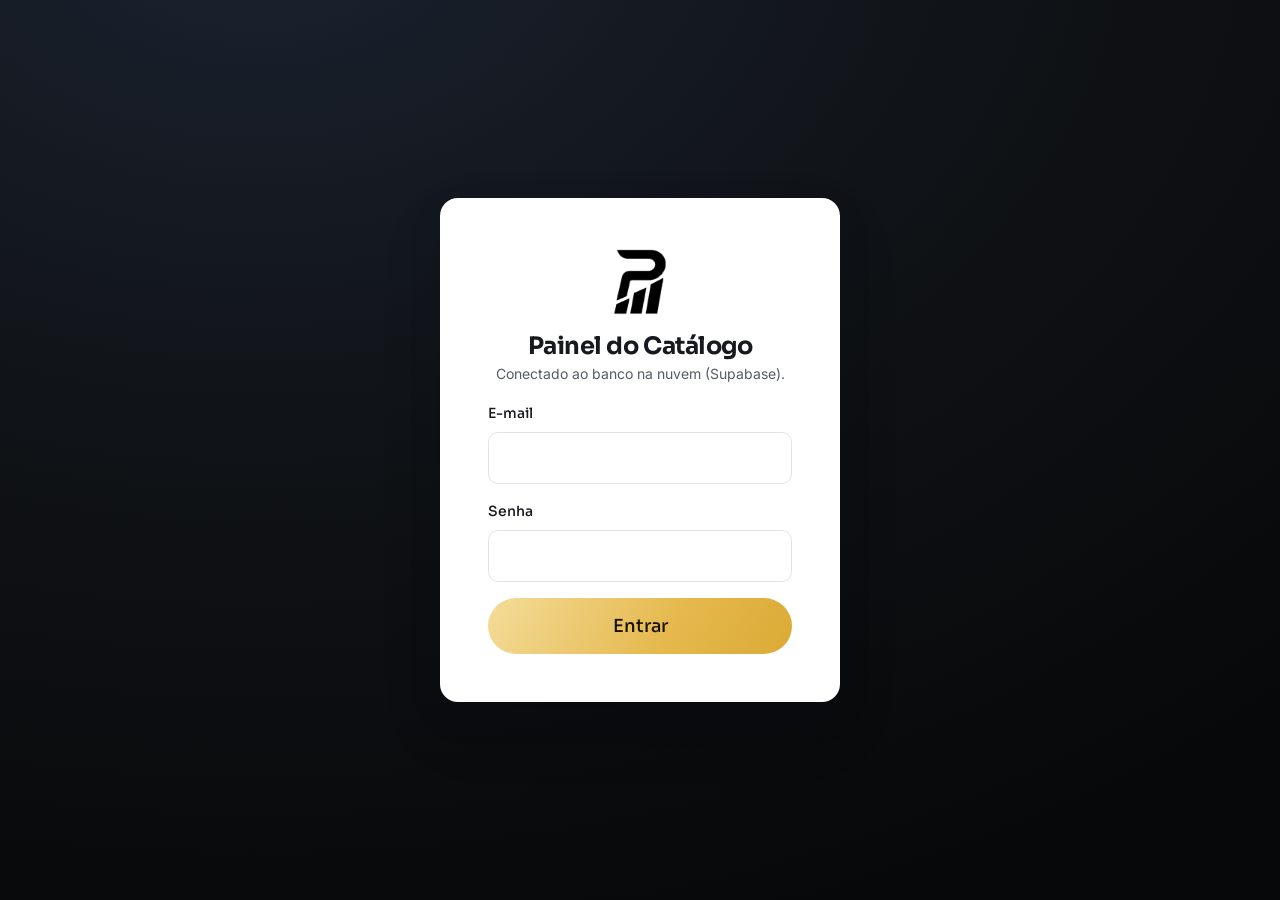
<file: admin.html>
<!DOCTYPE html>
<html lang="pt-BR">
  <head>
    <meta charset="UTF-8" />
    <meta name="viewport" content="width=device-width, initial-scale=1" />
    <meta name="robots" content="noindex, nofollow" />
    <title>Painel do Catálogo | Podium Premiações</title>
    <link rel="icon" href="assets/favicon/favicon.ico" sizes="any" />

    <link rel="preconnect" href="https://fonts.googleapis.com" />
    <link rel="preconnect" href="https://fonts.gstatic.com" crossorigin />
    <link
      href="https://fonts.googleapis.com/css2?family=Sora:wght@500;600;700;800&family=Inter:wght@400;500;600&display=swap"
      rel="stylesheet"
    />

    <link rel="stylesheet" href="css/reset.css" />
    <link rel="stylesheet" href="css/tokens.css" />
    <link rel="stylesheet" href="css/base.css" />
    <link rel="stylesheet" href="css/components.css" />
    <link rel="stylesheet" href="css/admin.css" />

    <script type="module" src="js/admin.js"></script>
  </head>
  <body class="admin">
    <!-- ===== Tela de login ===== -->
    <div class="admin-login" id="admin-login">
      <form class="admin-login__card" id="login-form">
        <img
          src="assets/img/logo/podium-monograma-black.png"
          alt="Podium Premiações"
          width="192"
          height="192"
        />
        <h1>Painel do Catálogo</h1>
        <p class="admin-login__mode" id="login-mode"></p>
        <div class="field">
          <label class="field__label" for="login-email">E-mail</label>
          <input id="login-email" name="email" type="email" autocomplete="username" />
        </div>
        <div class="field">
          <label class="field__label" for="login-pass">Senha</label>
          <input
            id="login-pass"
            name="password"
            type="password"
            autocomplete="current-password"
            required
          />
        </div>
        <p class="admin-login__error" id="login-error" role="alert" hidden></p>
        <button class="btn btn--gold btn--lg" type="submit" id="login-btn">Entrar</button>
      </form>
    </div>

    <!-- ===== Painel ===== -->
    <div class="admin-app" id="admin-app" hidden>
      <header class="admin-header">
        <div class="admin-header__brand">
          <img src="assets/img/logo/podium-monograma-black.png" alt="" width="192" height="192" />
          <div>
            <strong>Painel do Catálogo</strong>
            <span class="admin-badge" id="admin-mode"></span>
          </div>
        </div>
        <div class="admin-header__actions">
          <a class="btn btn--outline" href="index.html" target="_blank" rel="noopener">Ver site</a>
          <button class="btn btn--ghost" id="logout-btn" type="button">Sair</button>
        </div>
      </header>

      <main class="admin-main">
        <div class="admin-toolbar">
          <div>
            <h2>Troféus</h2>
            <p class="admin-count" id="admin-count"></p>
          </div>
          <div class="admin-toolbar__actions">
            <select class="admin-filter" id="admin-filter" aria-label="Filtrar por modalidade">
              <option value="todos">Todas as modalidades</option>
            </select>
            <button class="btn btn--outline" id="add-cat-btn" type="button">
              <svg
                viewBox="0 0 24 24"
                width="18"
                height="18"
                fill="none"
                stroke="currentColor"
                stroke-width="2"
              >
                <path d="M12 5v14M5 12h14" stroke-linecap="round" />
              </svg>
              Nova modalidade
            </button>
            <button class="btn btn--gold" id="add-btn" type="button">
              <svg
                viewBox="0 0 24 24"
                width="18"
                height="18"
                fill="none"
                stroke="currentColor"
                stroke-width="2"
              >
                <path d="M12 5v14M5 12h14" stroke-linecap="round" />
              </svg>
              Adicionar troféu
            </button>
          </div>
        </div>

        <div class="admin-grid" id="admin-grid" aria-live="polite"></div>
        <p class="admin-empty" id="admin-empty" hidden>Nenhum troféu nesta modalidade.</p>
      </main>
    </div>

    <!-- ===== Modal de adicionar/editar ===== -->
    <div class="admin-modal" id="product-form-modal" aria-hidden="true">
      <div class="admin-modal__backdrop" data-close></div>
      <form
        class="admin-modal__card"
        id="product-form"
        role="dialog"
        aria-modal="true"
        aria-labelledby="pf-title"
      >
        <button class="admin-modal__close" type="button" aria-label="Fechar" data-close>
          <svg viewBox="0 0 24 24" fill="none" stroke="currentColor" stroke-width="2">
            <path d="M6 6l12 12M18 6L6 18" stroke-linecap="round" />
          </svg>
        </button>
        <h2 id="pf-title">Adicionar troféu</h2>

        <input type="hidden" name="id" id="pf-id" />

        <div class="field">
          <label class="field__label" for="pf-image">Foto do troféu</label>
          <div class="admin-upload">
            <div class="admin-upload__preview" id="pf-preview">
              <span>Sem imagem</span>
            </div>
            <div class="admin-upload__actions">
              <input type="file" id="pf-image" accept="image/*" hidden />
              <button type="button" class="btn btn--outline" id="pf-image-btn">
                Anexar imagem
              </button>
              <button type="button" class="btn btn--ghost" id="pf-image-clear" hidden>
                Remover
              </button>
              <p class="admin-hint">
                JPG, PNG ou WebP, de preferência com fundo branco. É redimensionada
                automaticamente.
              </p>
            </div>
          </div>
        </div>

        <div class="field">
          <label class="field__label" for="pf-name">
            Nome do troféu <span class="field__req">*</span>
          </label>
          <input id="pf-name" name="name" type="text" required />
        </div>


        <div class="field">
          <span class="field__label">Modalidades <span class="field__req">*</span></span>
          <div
            class="admin-modalidades"
            id="pf-categorias"
            role="group"
            aria-label="Modalidades"
          ></div>
          <p class="admin-hint">
            Marque uma ou mais. O troféu aparece no filtro de todas as marcadas, e a
            primeira delas vira o selo mostrado sobre a foto no site.
          </p>
        </div>


        <div class="field">
          <label class="field__label" for="pf-description">Descrição</label>
          <textarea id="pf-description" name="description" rows="4"></textarea>
        </div>

        <div class="field">
          <span class="field__label">Acabamentos disponíveis</span>
          <div class="color-selected" id="pf-colors-selected" aria-live="polite"></div>
          <p class="admin-hint">Clique nas cores da paleta para adicionar ou remover:</p>
          <div
            class="color-palette"
            id="pf-colors-palette"
            role="group"
            aria-label="Paleta de acabamentos"
          ></div>
          <div class="color-custom">
            <input
              type="color"
              id="pf-color-val"
              value="#c9cbcc"
              aria-label="Escolher cor personalizada"
            />
            <input type="text" id="pf-color-name" placeholder="Nome do acabamento" />
            <button type="button" class="btn btn--outline" id="pf-color-add">Adicionar</button>
          </div>
        </div>

        <label class="admin-check">
          <input type="checkbox" id="pf-featured" name="featured" />
          <span>Marcar como destaque</span>
        </label>

        <p class="admin-modal__error" id="pf-error" role="alert" hidden></p>

        <div class="admin-modal__foot">
          <button type="button" class="btn btn--outline" data-close>Cancelar</button>
          <button type="submit" class="btn btn--gold" id="pf-save">Salvar troféu</button>
        </div>
      </form>
    </div>

    <!-- ===== Nova modalidade ===== -->
    <div class="admin-modal admin-modal--sm" id="category-modal" aria-hidden="true">
      <div class="admin-modal__backdrop" data-close-cat></div>
      <form
        class="admin-modal__card"
        id="category-form"
        role="dialog"
        aria-modal="true"
        aria-labelledby="cf-title"
      >
        <button class="admin-modal__close" type="button" aria-label="Fechar" data-close-cat>
          <svg viewBox="0 0 24 24" fill="none" stroke="currentColor" stroke-width="2">
            <path d="M6 6l12 12M18 6L6 18" stroke-linecap="round" />
          </svg>
        </button>
        <h2 id="cf-title">Nova modalidade</h2>

        <div class="field">
          <label class="field__label" for="cf-name">
            Nome da modalidade <span class="field__req">*</span>
          </label>
          <input
            id="cf-name"
            name="nome"
            type="text"
            maxlength="40"
            autocomplete="off"
            placeholder="Ex.: Basquete"
            required
          />
          <p class="admin-hint">
            Aparece no filtro do catálogo, no formulário de orçamento e nas caixas de
            modalidade dos troféus.
          </p>
        </div>

        <div class="field">
          <span class="field__label">Já cadastradas</span>
          <ul class="admin-cat-list" id="cf-list"></ul>
        </div>

        <p class="admin-modal__error" id="cf-error" role="alert" hidden></p>

        <div class="admin-modal__foot">
          <button type="button" class="btn btn--outline" data-close-cat>Cancelar</button>
          <button type="submit" class="btn btn--gold" id="cf-save">Criar modalidade</button>
        </div>
      </form>
    </div>

    <!-- ===== Confirmação de exclusão ===== -->
    <div class="admin-modal admin-modal--sm" id="delete-modal" aria-hidden="true">
      <div class="admin-modal__backdrop" data-close-del></div>
      <div
        class="admin-modal__card"
        role="alertdialog"
        aria-modal="true"
        aria-labelledby="del-title"
      >
        <h2 id="del-title">Excluir troféu</h2>
        <p id="del-text">
          Tem certeza que deseja excluir este troféu? Esta ação não pode ser desfeita.
        </p>
        <div class="admin-modal__foot">
          <button type="button" class="btn btn--outline" data-close-del>Cancelar</button>
          <button type="button" class="btn btn--danger" id="del-confirm">Excluir</button>
        </div>
      </div>
    </div>

    <div class="admin-toast" id="admin-toast" role="status" aria-live="polite" hidden></div>
  </body>
</html>
</file>
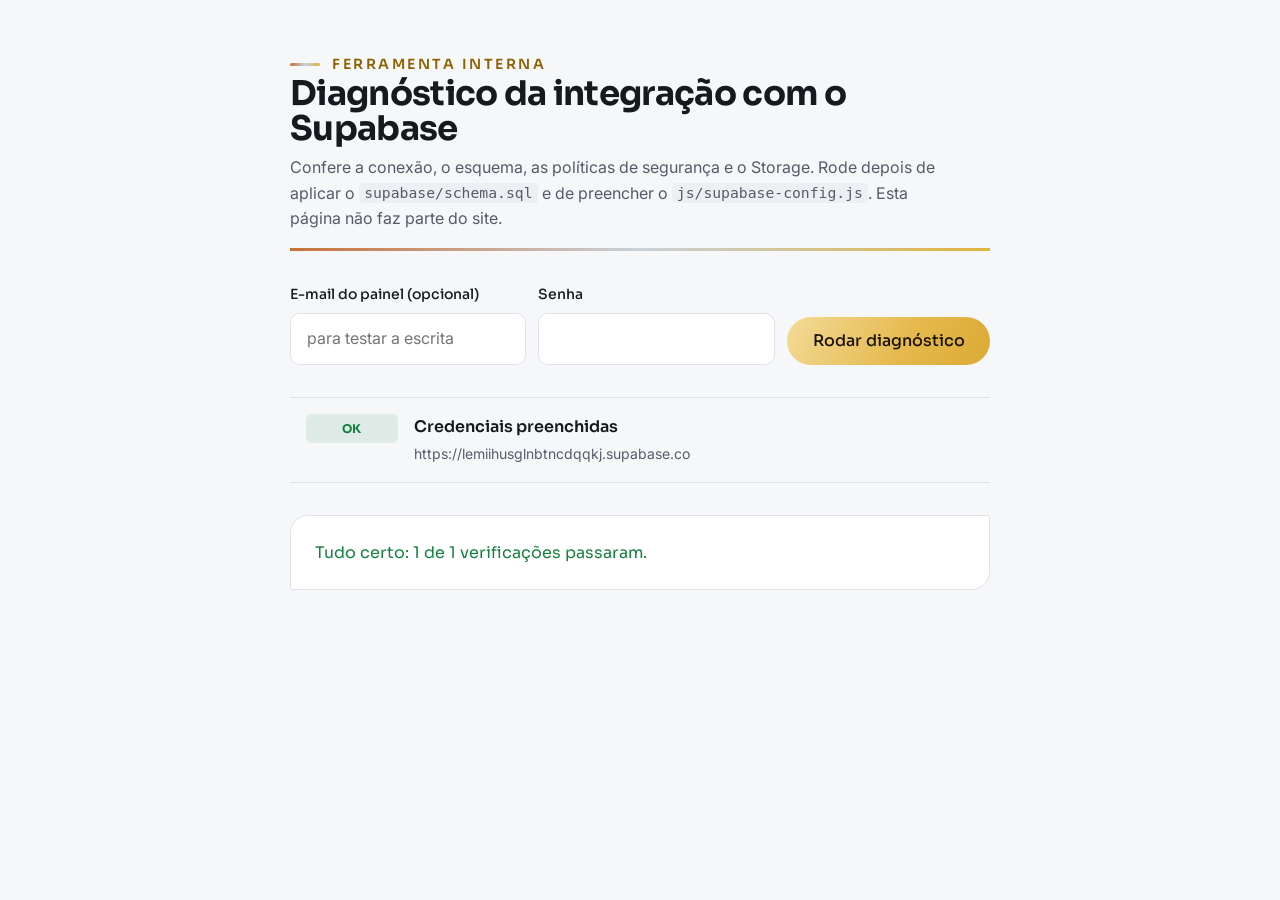
<file: supabase/diagnostico.html>
<!DOCTYPE html>
<html lang="pt-BR">
  <head>
    <meta charset="UTF-8" />
    <meta name="viewport" content="width=device-width, initial-scale=1" />
    <meta name="robots" content="noindex, nofollow" />
    <title>Diagnóstico do Supabase | Podium Premiações</title>
    <link rel="icon" href="../assets/favicon/favicon.ico" sizes="any" />

    <link rel="preconnect" href="https://fonts.googleapis.com" />
    <link rel="preconnect" href="https://fonts.gstatic.com" crossorigin />
    <link
      href="https://fonts.googleapis.com/css2?family=Sora:wght@500;600;700&family=Inter:wght@400;500;600&display=swap"
      rel="stylesheet"
    />

    <link rel="stylesheet" href="../css/reset.css" />
    <link rel="stylesheet" href="../css/tokens.css" />
    <link rel="stylesheet" href="../css/base.css" />
    <link rel="stylesheet" href="../css/components.css" />

    <style>
      body {
        background: var(--bg-alt);
        color: var(--text);
      }
      .diag {
        max-width: 780px;
        margin-inline: auto;
        padding: var(--sp-7) var(--gutter) var(--sp-9);
      }
      .diag__head {
        border-bottom: 3px solid transparent;
        border-image: var(--grad-podium) 1;
        padding-bottom: var(--sp-4);
        margin-bottom: var(--sp-6);
      }
      .diag h1 {
        font-size: var(--fs-xl);
      }
      .diag__lead {
        color: var(--text-muted);
        margin-top: var(--sp-2);
      }
      .diag__acoes {
        display: flex;
        flex-wrap: wrap;
        gap: var(--sp-3);
        align-items: flex-end;
        margin-bottom: var(--sp-6);
      }
      .diag__acoes .field {
        flex: 1 1 220px;
      }
      .check {
        display: grid;
        grid-template-columns: 92px 1fr;
        gap: var(--sp-4);
        align-items: start;
        padding: var(--sp-4);
        border-bottom: 1px solid var(--border);
      }
      .check:first-child {
        border-top: 1px solid var(--border);
      }
      .check__tag {
        font-family: var(--font-display);
        font-size: var(--fs-xs);
        font-weight: var(--fw-bold);
        letter-spacing: 0.08em;
        text-transform: uppercase;
        padding: 0.3rem 0.5rem;
        border-radius: var(--r-sm);
        text-align: center;
      }
      .check--ok .check__tag {
        color: var(--success);
        background: rgba(21, 128, 61, 0.1);
      }
      .check--erro .check__tag {
        color: var(--danger);
        background: rgba(220, 38, 38, 0.1);
      }
      .check--alerta .check__tag {
        color: var(--gold-cta);
        background: var(--wash-gold);
      }
      .check--rodando .check__tag {
        color: var(--text-muted);
        background: var(--paper-100);
      }
      .check__nome {
        font-family: var(--font-display);
        font-weight: var(--fw-semibold);
      }
      .check__detalhe {
        font-size: var(--fs-sm);
        color: var(--text-muted);
        margin-top: var(--sp-1);
        white-space: pre-wrap;
        word-break: break-word;
      }
      .check__dica {
        font-size: var(--fs-sm);
        margin-top: var(--sp-2);
        padding: var(--sp-3);
        border-left: 3px solid var(--sport);
        background: var(--sport-soft);
        border-radius: 0 var(--r-sm) var(--r-sm) 0;
      }
      .resumo {
        margin-top: var(--sp-6);
        padding: var(--sp-5);
        border-radius: var(--r-plate);
        background: var(--surface);
        border: 1px solid var(--border);
        font-family: var(--font-display);
      }
      code {
        font-family: ui-monospace, SFMono-Regular, Menlo, monospace;
        font-size: 0.92em;
        background: var(--paper-100);
        padding: 0.1em 0.35em;
        border-radius: 4px;
      }
    </style>
  </head>
  <body>
    <main class="diag">
      <div class="diag__head">
        <span class="eyebrow">Ferramenta interna</span>
        <h1>Diagnóstico da integração com o Supabase</h1>
        <p class="diag__lead">
          Confere a conexão, o esquema, as políticas de segurança e o Storage. Rode depois de
          aplicar o <code>supabase/schema.sql</code> e de preencher o
          <code>js/supabase-config.js</code>. Esta página não faz parte do site.
        </p>
      </div>

      <div class="diag__acoes">
        <div class="field">
          <label class="field__label" for="email">E-mail do painel (opcional)</label>
          <input id="email" type="email" autocomplete="username" placeholder="para testar a escrita" />
        </div>
        <div class="field">
          <label class="field__label" for="senha">Senha</label>
          <input id="senha" type="password" autocomplete="current-password" />
        </div>
        <button class="btn btn--gold" id="rodar" type="button">Rodar diagnóstico</button>
      </div>

      <div id="lista"></div>
      <div class="resumo" id="resumo" hidden></div>
    </main>

    <script type="module">
      import {
        SUPABASE_URL,
        SUPABASE_ANON_KEY,
        IMAGE_BUCKET,
        isSupabaseConfigured,
      } from '../js/supabase-config.js';

      const lista = document.getElementById('lista');
      const resumo = document.getElementById('resumo');
      const btn = document.getElementById('rodar');

      const COLUNAS = [
        'id', 'nome', 'categoria', 'descricao', 'preco',
        'imagem_url', 'destaque', 'cores', 'specs', 'criado_em',
      ];

      let contagem = { ok: 0, erro: 0, alerta: 0 };

      function bloco(nome) {
        const el = document.createElement('div');
        el.className = 'check check--rodando';
        el.innerHTML = `
          <span class="check__tag">rodando</span>
          <div>
            <div class="check__nome"></div>
            <div class="check__detalhe"></div>
          </div>`;
        el.querySelector('.check__nome').textContent = nome;
        lista.appendChild(el);
        return {
          resolve(estado, detalhe, dica) {
            el.className = 'check check--' + estado;
            el.querySelector('.check__tag').textContent =
              estado === 'ok' ? 'ok' : estado === 'erro' ? 'falhou' : 'atenção';
            el.querySelector('.check__detalhe').textContent = detalhe || '';
            if (dica) {
              const d = document.createElement('div');
              d.className = 'check__dica';
              d.innerHTML = dica;
              el.lastElementChild.appendChild(d);
            }
            contagem[estado] += 1;
          },
        };
      }

      async function etapa(nome, fn) {
        const b = bloco(nome);
        try {
          const r = await fn();
          b.resolve(r.estado || 'ok', r.detalhe, r.dica);
          return r;
        } catch (e) {
          b.resolve('erro', e && e.message ? e.message : String(e));
          return { estado: 'erro' };
        }
      }

      async function rodar() {
        lista.innerHTML = '';
        resumo.hidden = true;
        contagem = { ok: 0, erro: 0, alerta: 0 };
        btn.disabled = true;
        btn.textContent = 'Rodando';

        try {
          // ---- 1. Configuração ----
          const cfg = await etapa('Credenciais preenchidas', async () => {
            if (!isSupabaseConfigured()) {
              return {
                estado: 'erro',
                detalhe: 'SUPABASE_URL ou SUPABASE_ANON_KEY estão vazios.',
                dica:
                  'Preencha <code>js/supabase-config.js</code> com o Project URL e a chave anon public, ' +
                  'que ficam em Project Settings &gt; API.',
              };
            }
            if (!/^https:\/\/[a-z0-9-]+\.supabase\.co\/?$/.test(SUPABASE_URL)) {
              return {
                estado: 'alerta',
                detalhe: 'URL fora do padrão: ' + SUPABASE_URL,
                dica: 'O esperado é algo como <code>https://xxxxxxxx.supabase.co</code>, sem barra no fim.',
              };
            }
            if (/service_role/.test(SUPABASE_ANON_KEY)) {
              return {
                estado: 'erro',
                detalhe: 'A chave colada parece ser a service_role.',
                dica:
                  'A service_role IGNORA o RLS e daria escrita total para qualquer visitante. ' +
                  'Troque pela chave <strong>anon public</strong> e rotacione a service_role.',
              };
            }
            return { detalhe: SUPABASE_URL };
          });
          if (cfg.estado === 'erro') return;

          // ---- 2. Biblioteca ----
          const { createClient } = await import('https://esm.sh/@supabase/supabase-js@2.45.4');
          const anon = createClient(SUPABASE_URL, SUPABASE_ANON_KEY);
          await etapa('Biblioteca @supabase/supabase-js carregada', async () => ({
            detalhe: 'Import dinâmico do esm.sh, versão fixada em 2.45.4.',
          }));

          // ---- 3. Leitura pública ----
          const leitura = await etapa('Leitura pública da tabela produtos', async () => {
            const { data, error } = await anon.from('produtos').select('id').limit(1);
            if (error) {
              return {
                estado: 'erro',
                detalhe: `${error.message} (código ${error.code || 'sem código'})`,
                dica:
                  error.code === '42P01'
                    ? 'A tabela não existe. Rode o <code>supabase/schema.sql</code> no SQL Editor.'
                    : error.code === '42501'
                      ? 'Falta o GRANT para o papel <code>anon</code>. Acontece quando o projeto foi ' +
                        'criado com "Automatically expose new tables" desligado. A seção 4b do ' +
                        '<code>supabase/schema.sql</code> resolve: rode o arquivo de novo.'
                      : 'Confira se a policy <code>produtos_select_public</code> foi criada.',
              };
            }
            return { detalhe: `Tabela acessível. ${data.length} linha(s) na amostra.` };
          });
          if (leitura.estado === 'erro') return;

          // ---- 4. Colunas ----
          await etapa('Todas as colunas esperadas existem', async () => {
            const faltando = [];
            for (const col of COLUNAS) {
              const { error } = await anon.from('produtos').select(col).limit(1);
              if (error) faltando.push(col);
            }
            if (faltando.length) {
              return {
                estado: 'erro',
                detalhe: 'Faltando: ' + faltando.join(', '),
                dica:
                  'Rode o <code>supabase/schema.sql</code> de novo. Ele é idempotente e ' +
                  'inclui o <code>alter table ... add column if not exists</code>.',
              };
            }
            return { detalhe: COLUNAS.join(', ') };
          });

          // ---- 5. RLS bloqueia escrita anônima ----
          await etapa('RLS bloqueia escrita de visitante (crítico)', async () => {
            const alvo = {
              nome: 'DIAGNOSTICO_APAGAR',
              categoria: 'futebol',
              descricao: 'linha de teste do diagnostico',
            };
            const { data, error } = await anon.from('produtos').insert(alvo).select();
            if (error) {
              return {
                detalhe:
                  'Insert anônimo recusado, como deveria. Mensagem do banco: ' + error.message,
              };
            }
            // Conseguiu escrever: falha grave. Tenta limpar o rastro.
            const ids = (data || []).map((r) => r.id);
            let limpou = false;
            if (ids.length) {
              const { error: delErr } = await anon.from('produtos').delete().in('id', ids);
              limpou = !delErr;
            }
            return {
              estado: 'erro',
              detalhe:
                'Um visitante sem login conseguiu inserir na tabela.' +
                (limpou
                  ? ' A linha de teste foi removida.'
                  : ' NÃO consegui remover a linha de teste: apague "DIAGNOSTICO_APAGAR" na mão.'),
              dica:
                'O RLS está desligado ou uma policy está liberando <code>anon</code> para escrita. ' +
                'A chave anon é pública, então qualquer pessoa poderia alterar o catálogo. ' +
                'Rode o <code>supabase/schema.sql</code> e confira o bloco de conferência no fim dele.',
            };
          });

          // ---- 6. Modalidades ----
          await etapa('Modalidades gravadas existem na tabela modalidades', async () => {
            const { data: mods, error: modErr } = await anon.from('modalidades').select('id');
            if (modErr) {
              return {
                estado: 'erro',
                detalhe: modErr.message,
                dica:
                  'A tabela <code>modalidades</code> não existe ou não tem GRANT para <code>anon</code>. ' +
                  'Rode o <code>supabase/schema.sql</code> de novo. Enquanto isso o site usa a lista ' +
                  'de <code>data/categories.js</code> e o painel não consegue criar modalidade.',
              };
            }
            const MODALIDADES = (mods || []).map((m) => m.id);
            const { data, error } = await anon.from('produtos').select('categorias');
            if (error) throw error;
            const usadas = [...new Set((data || []).flatMap((r) => r.categorias || []))];
            const invalidas = usadas.filter((c) => !MODALIDADES.includes(c));
            if (invalidas.length) {
              return {
                estado: 'erro',
                detalhe: 'Modalidades que nenhum filtro do site reconhece: ' + invalidas.join(', '),
                dica:
                  'Os valores válidos são ' +
                  MODALIDADES.map((m) => `<code>${m}</code>`).join(', ') +
                  '. Corrija as linhas ou cadastre a modalidade pelo painel.',
              };
            }
            return {
              detalhe: usadas.length
                ? 'Em uso: ' + usadas.join(', ')
                : 'Nenhum produto cadastrado ainda, nada a validar.',
            };
          });

          // ---- 7. Bucket ----
          await etapa(`Bucket "${IMAGE_BUCKET}" existe e é público`, async () => {
            const { error } = await anon.storage.from(IMAGE_BUCKET).list('', { limit: 1 });
            if (error) {
              return {
                estado: 'erro',
                detalhe: error.message,
                dica:
                  'Rode a seção 5 do <code>supabase/schema.sql</code>, que cria o bucket e as policies.',
              };
            }
            const { data } = anon.storage.from(IMAGE_BUCKET).getPublicUrl('teste.jpg');
            const publico = /\/object\/public\//.test(data.publicUrl);
            return publico
              ? { detalhe: 'Leitura pública liberada. Base das URLs: ' + data.publicUrl.replace(/teste\.jpg$/, '') }
              : {
                  estado: 'alerta',
                  detalhe: 'O bucket respondeu, mas a URL não parece pública.',
                  dica: 'Marque o bucket como público em Storage &gt; produtos &gt; Configuration.',
                };
          });

          // ---- 8. Fotos dos produtos carregam ----
          await etapa('Fotos cadastradas respondem', async () => {
            const { data, error } = await anon
              .from('produtos')
              .select('nome, imagem_url')
              .not('imagem_url', 'is', null)
              .limit(5);
            if (error) throw error;
            if (!data.length) {
              return { estado: 'alerta', detalhe: 'Nenhum produto com foto cadastrada ainda.' };
            }
            const quebradas = [];
            for (const p of data) {
              try {
                const r = await fetch(p.imagem_url, { method: 'HEAD' });
                if (!r.ok) quebradas.push(`${p.nome} (HTTP ${r.status})`);
              } catch (e) {
                quebradas.push(`${p.nome} (rede)`);
              }
            }
            return quebradas.length
              ? {
                  estado: 'erro',
                  detalhe: 'Fotos que não carregam: ' + quebradas.join(', '),
                  dica: 'A imagem foi apagada do Storage ou o bucket deixou de ser público.',
                }
              : { detalhe: `${data.length} foto(s) conferida(s), todas respondendo.` };
          });

          // ---- 9. Login e escrita autenticada ----
          const email = document.getElementById('email').value.trim();
          const senha = document.getElementById('senha').value;

          if (!email || !senha) {
            bloco('Login e escrita autenticada').resolve(
              'alerta',
              'Pulado: preencha e-mail e senha do painel acima para testar.',
              'Sem este teste não dá para saber se o usuário do painel consegue cadastrar troféus.'
            );
          } else {
            const auth = createClient(SUPABASE_URL, SUPABASE_ANON_KEY);
            const logou = await etapa('Login do painel', async () => {
              const { data, error } = await auth.auth.signInWithPassword({ email, password: senha });
              if (error) {
                return {
                  estado: 'erro',
                  detalhe: error.message,
                  dica:
                    'Crie o usuário em Authentication &gt; Users &gt; Add user, com ' +
                    '"Auto Confirm User" marcado. Sem isso o login fica esperando confirmação por e-mail.',
                };
              }
              return { detalhe: 'Autenticado como ' + data.user.email };
            });

            if (logou.estado !== 'erro') {
              await etapa('Cadastrar, editar e excluir com login', async () => {
                const base = {
                  nome: 'DIAGNOSTICO_APAGAR',
                  categoria: 'futebol',
                  descricao: 'linha temporária do diagnóstico',
                  preco: 12.34,
                };
                const ins = await auth.from('produtos').insert(base).select().single();
                if (ins.error) {
                  return {
                    estado: 'erro',
                    detalhe: 'Insert falhou: ' + ins.error.message,
                    dica: 'Confira a policy <code>produtos_insert_auth</code>.',
                  };
                }
                const id = ins.data.id;
                const passos = ['insert ok'];

                const upd = await auth
                  .from('produtos')
                  .update({ destaque: true })
                  .eq('id', id)
                  .select()
                  .single();
                if (upd.error) {
                  await auth.from('produtos').delete().eq('id', id);
                  return { estado: 'erro', detalhe: 'Update falhou: ' + upd.error.message };
                }
                // O toRow() do store manda patch parcial. Se o update zerasse as
                // outras colunas, o preço voltaria nulo aqui.
                if (Number(upd.data.preco) !== 12.34) {
                  await auth.from('produtos').delete().eq('id', id);
                  return {
                    estado: 'erro',
                    detalhe: 'O update parcial apagou o preço. Esperado 12.34, veio ' + upd.data.preco,
                  };
                }
                passos.push('update parcial preserva as outras colunas');

                const del = await auth.from('produtos').delete().eq('id', id);
                if (del.error) {
                  return {
                    estado: 'erro',
                    detalhe:
                      'Delete falhou: ' + del.error.message +
                      '. Apague "DIAGNOSTICO_APAGAR" na mão.',
                  };
                }
                passos.push('delete ok, nada ficou para trás');
                return { detalhe: passos.join(' · ') };
              });

              await etapa('Upload no Storage com login', async () => {
                const px =
                  '[data-uri]';
                const blob = await (await fetch(px)).blob();
                const caminho = `diagnostico-${Date.now().toString(36)}.png`;
                const up = await auth.storage.from(IMAGE_BUCKET).upload(caminho, blob);
                if (up.error) {
                  return {
                    estado: 'erro',
                    detalhe: up.error.message,
                    dica: 'Confira a policy <code>produtos_storage_insert</code>.',
                  };
                }
                const rm = await auth.storage.from(IMAGE_BUCKET).remove([caminho]);
                return rm.error
                  ? {
                      estado: 'alerta',
                      detalhe:
                        'Upload funcionou, mas não consegui apagar o arquivo de teste: ' +
                        rm.error.message +
                        '. Apague ' + caminho + ' na mão.',
                      dica: 'Sem o delete, trocar a foto de um troféu deixa a antiga órfã no bucket.',
                    }
                  : { detalhe: 'Upload e remoção funcionando. Nada ficou no bucket.' };
              });
            }

            await auth.auth.signOut();
          }
        } finally {
          btn.disabled = false;
          btn.textContent = 'Rodar diagnóstico';
          resumo.hidden = false;
          const total = contagem.ok + contagem.erro + contagem.alerta;
          resumo.textContent =
            contagem.erro === 0
              ? `Tudo certo: ${contagem.ok} de ${total} verificações passaram` +
                (contagem.alerta ? `, ${contagem.alerta} com atenção.` : '.')
              : `${contagem.erro} verificação(ões) falharam de ${total}. Corrija e rode de novo.`;
          resumo.style.color =
            contagem.erro === 0 ? 'var(--success)' : 'var(--danger)';
        }
      }

      btn.addEventListener('click', rodar);
      rodar();
    </script>
  </body>
</html>
</file>
<file: css/tokens.css>
/* ============================================================
   tokens.css: design tokens (fonte única de verdade)
   Podium Premiações | Troféus e premiações esportivas

   Trocar cores, tema e espaçamento aqui, nunca nos componentes.

   REGRA DE ACESSIBILIDADE (não quebrar):
   A prata é o acento primário, mas prata clara não passa contraste
   em fundo claro. Por isso ela é uma rampa de 3 faixas com papéis fixos:
     --silver       (cromo claro)  -> texto/ícone SÓ em fundo escuro
     --silver-deep  (aço médio)    -> SÓ não-texto: borda, traço de ícone
     --silver-ink   (aço escuro)   -> é o papel "prata" em fundo CLARO
   Cada par texto/fundo abaixo traz a razão de contraste medida (WCAG 2.1).
   ============================================================ */

:root {
  /* ---- Grafite frio (base escura) ----
     Diferença de temperatura em relação à Podium Brindes: lá os neutros
     são quentes (stone), aqui são frios (slate). Só isso já separa as duas. */
  --graphite-950: #070809;
  --graphite-900: #101317;
  --graphite-850: #161a1f;
  --graphite-800: #1c2128;
  --graphite-700: #272d36;
  --graphite-600: #39414c;

  /* ---- Papel frio (base clara) ---- */
  --paper: #ffffff;
  --paper-50: #f6f7f9;
  --paper-100: #edeff3;
  --paper-200: #dfe3e9;
  --paper-300: #c9cfd8;

  /* ---- Tinta fria ---- */
  --ink-900: #0b0d10;
  --ink-800: #16191e;
  --ink-600: #3d444e;
  --ink-500: #545c68;
  --ink-400: #7a828f;

  /* ============================================================
     ACENTOS METÁLICOS: hierarquia invertida vs Podium Brindes
     1º PRATA/PLATINA   2º OURO   3º BRONZE
     ============================================================ */

  /* --- PRATA (acento primário) --- */
  --silver: #c9d1d9;           /* cromo claro. SÓ fundo escuro. 12,07:1 em #101317 */
  --silver-light: #eef2f6;     /* brilho em fundo escuro. 16,4:1 em #101317 */
  --silver-deep: #8b95a1;      /* aço médio. SÓ borda/traço. 3,04:1 em #fff (AA não-texto) */
  --silver-ink: #3d4757;       /* aço escovado. Papel "prata" em fundo CLARO.
                                  9,39:1 em #fff · 8,76:1 em #f6f7f9 · 8,15:1 em #edeff3 */
  --silver-ink-hover: #2b3441; /* hover do acento em fundo claro. 12,4:1 em #fff */
  --silver-edge: rgba(201, 209, 217, 0.22); /* fio de luz no topo das faixas escuras */

  /* --- OURO (acento secundário: CTA e realce de 1º lugar) --- */
  --gold: #e0b33c;             /* ouro decorativo. SÓ fundo escuro. 9,47:1 em #101317 */
  --gold-cta: #8f6200;         /* ouro WCAG-safe para texto em fundo claro. 5,00:1 em #f6f7f9 */
  --gold-cta-hover: #7a5300;   /* 6,85:1 com texto branco */
  --gold-soft: #f5dfa0;
  --gold-ink: #1a1200;         /* tinta sobre o gradiente do botão. Mínimo 5,94:1 na rampa */

  /* --- BRONZE (terciário, decorativo) --- */
  --bronze: #c87137;           /* 5,21:1 em #101317 */
  --bronze-light: #e09a5e;     /* 7,94:1 em #101317 */
  --bronze-ink: #8a4a1c;       /* variante para fundo claro */

  /* --- ACENTO ESPORTIVO (uso pontual: foco, linhas, hover, detalhe) --- */
  --sport: #1e3a8a;            /* azul de arena, fundo claro. 10,36:1 em #fff */
  --sport-bright: #7ba0f5;     /* fundo escuro. 7,26:1 em #101317 */
  --sport-soft: rgba(30, 58, 138, 0.08);   /* wash em fundo claro */
  --sport-glow: rgba(123, 160, 245, 0.16); /* wash em fundo escuro */

  /* ---- Papéis semânticos ---- */
  --bg: var(--paper);
  --bg-alt: var(--paper-50);
  --surface: var(--paper);
  --surface-dark: var(--graphite-900);
  --surface-deep: #0e1524;     /* grafite azulado, para faixas escuras alternativas */

  --text: var(--ink-800);            /* 17,62:1 em #fff · 16,44:1 em #f6f7f9 */
  --text-muted: var(--ink-500);      /* 6,76:1 em #fff · 6,30:1 em #f6f7f9 */
  --text-on-dark: #f5f7fa;           /* 17,35:1 em #101317 · 18,68:1 em #070809 */
  --text-on-dark-muted: #a7b0bd;     /* 8,50:1 em #101317 */

  --border: var(--paper-200);
  --border-strong: var(--paper-300);
  --border-dark: rgba(201, 209, 217, 0.14);

  --accent: var(--silver-ink);          /* PRIMÁRIO em fundo claro */
  --accent-hover: var(--silver-ink-hover);
  --accent-on-dark: var(--silver);      /* PRIMÁRIO em fundo escuro */
  --ring: var(--sport);                 /* foco em fundo claro. 10,36:1 */
  --ring-on-dark: var(--sport-bright);  /* foco em fundo escuro. 7,26:1 */

  --price: var(--gold-cta);             /* preço em fundo claro. 5,00:1 em #f6f7f9 */
  --price-on-dark: var(--gold);         /* preço em fundo escuro. 9,47:1 */

  --danger: #dc2626;                    /* 4,83:1 em #fff */
  --success: #15803d;                   /* 5,02:1 em #fff */
  --danger-on-dark: #f87171;            /* 6,73:1 em #101317 */
  --success-on-dark: #4ade80;           /* 10,69:1 em #101317 */

  /* ---- Stops dos gradientes metálicos (usados também nos <stop> do SVG) ---- */
  --chrome-1: #ffffff;
  --chrome-2: #f1f5f9;
  --chrome-3: #d5dce4;
  --chrome-4: #c9d1d9;
  /* Os dois stops mais escuros da rampa ficam claros o bastante para o
     título do hero (--grad-metal recortado no texto) manter contraste
     sobre o grafite: #a8b2bd = 8,7:1 e #8e99a5 = 6,3:1 em #101317. */
  --chrome-5: #a8b2bd;
  --chrome-6: #8e99a5;

  /* ---- Gradientes ----
     Atenção: --grad-metal agora é CROMO, não ouro. Isso re-skina
     .text-metal, .steps__line e .step__num sem tocar nos componentes. */
  --grad-metal: linear-gradient(
    118deg,
    var(--chrome-1) 0%,
    var(--chrome-3) 28%,
    var(--chrome-6) 52%,
    var(--chrome-2) 74%,
    var(--chrome-5) 100%
  );
  --grad-silver: var(--grad-metal); /* alias de compatibilidade */

  /* Ouro decorativo (sem texto por cima) */
  --grad-gold: linear-gradient(135deg, #f5dfa0 0%, #e0b33c 38%, #8f6200 72%, #e0b33c 100%);

  /* Ouro do BOTÃO: faixa de luminância estreita, para o texto --gold-ink
     passar AA em TODOS os stops (mínimo 5,94:1 no stop mais escuro). */
  --grad-gold-cta: linear-gradient(
    120deg,
    #f5dfa0 0%,   /* 14,11:1 com --gold-ink */
    #e5b94e 32%,  /* 10,07:1 */
    #d9a62e 58%,  /*  8,35:1 */
    #b98a16 100%  /*  5,94:1 */
  );

  --grad-bronze: linear-gradient(135deg, #e09a5e 0%, #c87137 55%, #8a4a1c 100%);

  /* Rampa do pódio recortada em TEXTO, para a palavra de destaque do h1.
     Ouro sozinho no texto é a assinatura da Podium Brindes; aqui a palavra
     percorre os três metais, que é o motivo próprio desta marca.
     Todos os stops passam folgado sobre o grafite do hero:
     #e09a5e = 7,94:1 · #c9d1d9 = 12,07:1 · #e0b33c = 9,47:1 · #f5dfa0 = 14,4:1
     Repare que é o bronze CLARO: o --bronze normal daria 5,21:1, que passa
     como texto grande mas some no meio dos outros dois. */
  --grad-podium-text: linear-gradient(
    100deg,
    #e09a5e 0%,
    #f0cba4 17%,
    #dde4ea 32%,
    #ffffff 44%,
    #f7e7bb 58%,
    #e6bc4c 76%,
    #e0b33c 90%,
    #edc39a 100%
  );

  /* Faixa de pódio: bronze, prata, ouro. Motivo da rede. */
  --grad-podium: linear-gradient(90deg, #c87137 0%, #c9d1d9 50%, #e0b33c 100%);

  /* Faixas escuras */
  --grad-dark-hero: radial-gradient(120% 120% at 20% -10%, #1b2230 0%, #101317 48%, #070809 100%);
  --grad-dark-arena: radial-gradient(120% 110% at 80% 0%, #16233d 0%, #0e1524 52%, #070809 100%);

  /* ---- Tintas e vidros (evita hex solto nos componentes) ---- */
  /* Fundo do header depois do scroll: SÓLIDO de propósito. Com alpha, o
     marquee e o conteúdo passavam por trás dos links. E nada de
     backdrop-filter aqui: ele cria um containing block que quebra o
     position:fixed do menu mobile, que é filho do header. */
  --header-bg: var(--graphite-950);
  --glass-dark: rgba(7, 8, 9, 0.92);
  --glass-light: rgba(255, 255, 255, 0.82);
  --on-dark-strong: #ffffff;
  --on-dark-soft: rgba(245, 247, 250, 0.82);
  --on-dark-faint: rgba(245, 247, 250, 0.42);
  --tint-accent-8: rgba(61, 71, 87, 0.08);
  --tint-accent-15: rgba(61, 71, 87, 0.15);
  --tint-silver-10: rgba(201, 209, 217, 0.1);
  --tint-silver-16: rgba(201, 209, 217, 0.16);
  --tint-gold-12: rgba(224, 179, 60, 0.12);
  --tint-gold-30: rgba(224, 179, 60, 0.3);
  --tint-bronze-08: rgba(200, 113, 55, 0.08);
  /* Luzes que vagam no fundo do hero. Todas em prata: a cor quente do hero
     fica por conta do CTA, do selo e do rótulo, não do fundo. As três
     intensidades diferentes é que dão profundidade. */
  --orb-silver: rgba(201, 209, 217, 0.55);
  --orb-silver-soft: rgba(201, 209, 217, 0.4);
  --orb-silver-faint: rgba(201, 209, 217, 0.26);

  /* Halo atrás da foto do hero e a varredura de luz sobre ela. */
  --halo-gold: rgba(224, 179, 60, 0.24);
  --halo-silver: rgba(201, 209, 217, 0.16);
  --shine: rgba(255, 255, 255, 0.14);

  /* Lavagens quentes para as faixas claras. Sem elas o miolo do site fica
     só branco e cinza, sem nada da rampa metálica da marca. */
  --wash-gold: rgba(217, 166, 30, 0.11);
  --wash-bronze: rgba(200, 113, 55, 0.09);
  --wash-silver: rgba(120, 131, 143, 0.09);
  --wash-sport: rgba(30, 58, 138, 0.07);

  /* Tom da barra de filtros quando ela gruda no topo do catálogo. Precisa
     ser opaco e igual ao ponto da lavagem em que ela para. */
  --catalog-sticky-bg: #fdfbf6;
  --swatch-border: rgba(11, 13, 16, 0.14);
  --swatch-inner: rgba(255, 255, 255, 0.4);
  --focus-shadow: 0 0 0 3px rgba(30, 58, 138, 0.18);
  --scrim: rgba(7, 8, 9, 0.72);
  --scrim-soft: rgba(7, 8, 9, 0.6);

  /* ---- Tipografia ---- */
  --font-display: 'Sora', system-ui, -apple-system, sans-serif;
  --font-body: 'Inter', system-ui, -apple-system, 'Segoe UI', sans-serif;

  --fs-xs: 0.75rem;
  --fs-sm: 0.875rem;
  --fs-base: 1rem;
  --fs-md: 1.125rem;
  --fs-lg: clamp(1.25rem, 1.1rem + 0.7vw, 1.5rem);
  --fs-xl: clamp(1.5rem, 1.2rem + 1.4vw, 2.125rem);
  --fs-2xl: clamp(2rem, 1.5rem + 2.4vw, 3.25rem);
  --fs-3xl: clamp(2.75rem, 1.8rem + 4.2vw, 5rem);
  --fs-numeral: clamp(3.5rem, 2rem + 6vw, 6rem); /* numerais vazados do "Como Funciona" */

  --fw-light: 300;
  --fw-normal: 400;
  --fw-medium: 500;
  --fw-semibold: 600;
  --fw-bold: 700;
  --fw-black: 800;

  --lh-tight: 1.05;
  --lh-snug: 1.3;
  --lh-normal: 1.6;

  --tracking-tight: -0.03em;
  --tracking-eyebrow: 0.18em;

  /* ---- Espaçamento (escala 4/8) ---- */
  --sp-1: 0.25rem;
  --sp-2: 0.5rem;
  --sp-3: 0.75rem;
  --sp-4: 1rem;
  --sp-5: 1.5rem;
  --sp-6: 2rem;
  --sp-7: 3rem;
  --sp-8: 4rem;
  --sp-9: 6rem;
  --sp-10: 8rem;

  --section-y: clamp(4.5rem, 3rem + 5.5vw, 7.5rem);

  /* ---- Layout ---- */
  --container: 1200px;
  --container-narrow: 820px;
  --gutter: clamp(1.25rem, 4vw, 2.5rem);

  /* ---- Raios ---- */
  --r-sm: 6px;
  --r-md: 10px;
  --r-lg: 18px;
  --r-plate: 18px 3px 18px 3px; /* canto de placa de troféu (cards) */
  --r-full: 999px;

  /* ---- Sombras (frias, não marrons como na Brindes) ---- */
  --shadow-sm: 0 1px 2px rgba(11, 13, 16, 0.05), 0 1px 3px rgba(11, 13, 16, 0.07);
  --shadow-md: 0 4px 12px rgba(11, 13, 16, 0.07), 0 10px 28px rgba(11, 13, 16, 0.06);
  --shadow-lg: 0 14px 34px rgba(11, 13, 16, 0.1), 0 28px 64px rgba(11, 13, 16, 0.1);
  --shadow-accent: 0 8px 24px rgba(61, 71, 87, 0.22);
  --shadow-gold: 0 10px 28px rgba(224, 179, 60, 0.32);
  --shadow-sport: 0 8px 22px rgba(30, 58, 138, 0.22);

  /* ---- Motion ---- */
  --ease-out: cubic-bezier(0.22, 1, 0.36, 1);
  --ease-in-out: cubic-bezier(0.65, 0, 0.35, 1);
  --dur-fast: 160ms;
  --dur-mid: 260ms;
  --dur-slow: 420ms;

  /* ---- z-index ---- */
  --z-base: 1;
  --z-catalog-sticky: 20;
  --z-header: 100;
  --z-menu: 200;
  --z-overlay: 300;
}
</file>
<file: css/base.css>
/* ============================================================
   base.css: elementos, tipografia, container, utilitários
   ============================================================ */

body {
  font-family: var(--font-body);
  font-size: var(--fs-base);
  font-weight: var(--fw-normal);
  line-height: var(--lh-normal);
  color: var(--text);
  background: var(--bg);
}

h1,
h2,
h3,
h4 {
  font-family: var(--font-display);
  font-weight: var(--fw-bold);
  line-height: var(--lh-tight);
  letter-spacing: -0.02em;
  color: inherit;
}

h1 {
  font-size: var(--fs-3xl);
}
h2 {
  font-size: var(--fs-2xl);
}
h3 {
  font-size: var(--fs-lg);
  letter-spacing: -0.01em;
}

p {
  max-width: 65ch;
}

strong {
  font-weight: var(--fw-semibold);
}

/* ---- Container ---- */
.container {
  width: 100%;
  max-width: var(--container);
  margin-inline: auto;
  padding-inline: var(--gutter);
}

.container--narrow {
  max-width: var(--container-narrow);
}

/* ---- Section shell ---- */
.section {
  padding-block: var(--section-y);
}

.section--dark {
  background: var(--surface-dark);
  color: var(--text-on-dark);
  /* Fio de luz cromado na quina superior: faz a faixa parecer metal
     escovado em vez de um retângulo pintado de cinza. */
  box-shadow: inset 0 1px 0 var(--silver-edge);
}

/* ---- Eyebrow / kicker ---- */
.eyebrow {
  /* Fica numa variável porque a compensação de centralização mais abaixo
     precisa saber a largura exata do traço. */
  --eyebrow-tick: 30px;
  display: inline-flex;
  align-items: center;
  gap: var(--sp-3);
  font-family: var(--font-display);
  font-size: var(--fs-sm);
  font-weight: var(--fw-semibold);
  letter-spacing: var(--tracking-eyebrow);
  text-transform: uppercase;
  color: var(--gold-cta);
}

/* Fita do pódio (bronze, prata, ouro) antes de cada rótulo de seção.
   É a assinatura tricolor da logo repetida em toda a página. Como o
   .eyebrow é inline-flex, o pseudo-elemento já entra como item do flex. */
.eyebrow::before {
  content: '';
  flex: 0 0 auto;
  width: var(--eyebrow-tick);
  height: 3px;
  border-radius: 2px;
  background: var(--grad-podium);
}

/* Num rótulo centrado, o traço é item do flex e entra na conta da largura:
   a caixa fica centrada, mas o texto sai deslocado meio traço para a
   direita do eixo da tela. Um vazio do mesmo tamanho do outro lado devolve
   o texto ao meio, sem tirar a assinatura da marca de onde ela cabe. */
.section-head--center .eyebrow {
  padding-inline-end: calc(var(--eyebrow-tick) + var(--sp-3));
}

/* Em faixa escura o ouro pode ser o metálico cheio (9,47:1 em #101317).
   O --gold-cta é escuro demais para fundo grafite: daria 3,2:1.
   `.about` entra na lista porque é escura por regra própria, sem a
   classe .section--dark. */
.section--dark .eyebrow,
.hero .eyebrow,
.about .eyebrow,
.site-footer .eyebrow {
  color: var(--gold);
}

/* ---- Section header ---- */
.section-head {
  max-width: 60ch;
  margin-bottom: var(--sp-7);
}

.section-head p {
  margin-top: var(--sp-4);
  color: var(--text-muted);
  font-size: var(--fs-md);
}

.section--dark .section-head p {
  color: var(--text-on-dark-muted);
}

.section-head--center {
  margin-inline: auto;
  text-align: center;
}

.section-head--center p {
  margin-inline: auto;
}

/* ---- Metallic text ---- */
.text-metal {
  background: var(--grad-metal);
  -webkit-background-clip: text;
  background-clip: text;
  color: transparent;
}

/* A rampa do pódio recortada no texto. Usada na palavra de destaque do h1
   do hero: em cromo ela ficava cinza ao lado do branco da linha de cima,
   e em ouro sólido repetiria a assinatura da Podium Brindes. */
.text-podium {
  background: var(--grad-podium-text);
  -webkit-background-clip: text;
  background-clip: text;
  color: transparent;
}

/* ---- Utilities ---- */
.visually-hidden {
  position: absolute;
  width: 1px;
  height: 1px;
  padding: 0;
  margin: -1px;
  overflow: hidden;
  clip: rect(0, 0, 0, 0);
  white-space: nowrap;
  border: 0;
}

.skip-link {
  position: absolute;
  left: var(--sp-4);
  top: -100px;
  z-index: var(--z-overlay);
  padding: var(--sp-3) var(--sp-5);
  background: var(--ink-900);
  color: var(--on-dark-strong);
  border-radius: var(--r-sm);
  transition: top var(--dur-fast) var(--ease-out);
}

.skip-link:focus {
  top: var(--sp-4);
}

:where(a, button, input, select, textarea):focus-visible {
  outline: 3px solid var(--ring);
  outline-offset: 2px;
  border-radius: var(--r-sm);
}

.no-scroll {
  overflow: hidden;
}
</file>
<file: css/components.css>
/* ============================================================
   components.css: botões, cards, chips, form controls, badges
   ============================================================ */

/* ---------- Botões ---------- */
.btn {
  --btn-bg: var(--accent);
  --btn-fg: var(--on-dark-strong);
  display: inline-flex;
  align-items: center;
  justify-content: center;
  gap: var(--sp-2);
  min-height: 48px;
  padding: 0.85rem 1.6rem;
  font-family: var(--font-display);
  font-size: var(--fs-base);
  font-weight: var(--fw-medium);
  line-height: 1;
  color: var(--btn-fg);
  background: var(--btn-bg);
  border-radius: var(--r-full);
  transition: transform var(--dur-fast) var(--ease-out),
    box-shadow var(--dur-mid) var(--ease-out), background var(--dur-fast) var(--ease-out);
  will-change: transform;
}

.btn svg {
  width: 1.15em;
  height: 1.15em;
}

.btn:hover {
  background: var(--accent-hover);
  box-shadow: var(--shadow-accent);
  transform: translateY(-2px);
}

.btn:active {
  transform: translateY(0);
}

.btn--lg {
  min-height: 56px;
  padding: 1.05rem 2rem;
  font-size: var(--fs-md);
}

.btn--gold {
  --btn-bg: var(--grad-gold-cta);
  --btn-fg: var(--gold-ink);
  background-size: 200% 200%;
  background-position: 0% 50%;
  transition: transform var(--dur-fast) var(--ease-out),
    box-shadow var(--dur-mid) var(--ease-out), background-position var(--dur-slow) var(--ease-out);
}

.btn--gold:hover {
  background: var(--grad-gold-cta);
  background-size: 200% 200%;
  background-position: 100% 50%;
  box-shadow: var(--shadow-gold);
}

.btn--outline {
  --btn-bg: transparent;
  --btn-fg: var(--text);
  border: 1.5px solid var(--border);
}

.btn--outline:hover {
  --btn-fg: var(--sport);
  background: transparent;
  border-color: var(--sport);
  box-shadow: none;
}

.section--dark .btn--outline,
.hero .btn--outline {
  --btn-fg: var(--on-dark-strong);
  border-color: var(--border-dark);
}

.section--dark .btn--outline:hover,
.hero .btn--outline:hover {
  --btn-fg: var(--accent-on-dark);
  border-color: var(--accent-on-dark);
}

/* Botão sólido preto com borda e texto dourado (sem efeito transparente) */
.btn--gold-outline {
  --btn-bg: var(--graphite-850);
  --btn-fg: var(--gold);
  border: 1.5px solid var(--gold);
}

.btn--gold-outline:hover {
  background: var(--gold);
  color: var(--graphite-950);
  border-color: var(--gold);
  box-shadow: var(--shadow-gold);
}

.btn--danger {
  --btn-bg: var(--danger);
  --btn-fg: var(--on-dark-strong);
}

.btn--danger:hover {
  background: var(--bronze-ink);
  box-shadow: none;
}

.btn--ghost {
  --btn-bg: transparent;
  --btn-fg: var(--text);
  min-height: auto;
  padding: 0.4rem 0;
}

.btn--ghost:hover {
  background: transparent;
  box-shadow: none;
  transform: none;
  color: var(--accent);
}

/* Link com seta */
/* Azul e a cor de interacao do site: link, foco, chip ativo, paginador,
   numeral do passo. Ouro fica para valor (preco, CTA, selo). */
.link-arrow {
  display: inline-flex;
  align-items: center;
  gap: var(--sp-2);
  font-family: var(--font-display);
  font-weight: var(--fw-medium);
  color: var(--sport);
}

/* Em faixa escura o azul --sport daria 1,9:1. Troca pela versão clara. */
.section--dark .link-arrow,
.about .link-arrow,
.hero .link-arrow {
  color: var(--sport-bright);
}

/* No rodapé os links vão de bronze, o terceiro metal da rampa da marca.
   5,60:1 sobre o grafite --graphite-950. */
.site-footer .link-arrow {
  color: var(--bronze);
}

.site-footer .link-arrow:hover {
  color: var(--bronze-light);
}

.link-arrow svg {
  width: 1em;
  height: 1em;
  transition: transform var(--dur-fast) var(--ease-out);
}

.link-arrow:hover svg {
  transform: translateX(4px);
}

/* ---------- Card genérico ---------- */
.card {
  background: var(--surface);
  border: 1px solid var(--border);
  border-radius: var(--r-plate);
  box-shadow: var(--shadow-sm);
}

/* ---------- Product card (botão: foto + nome) ---------- */
.product-card {
  position: relative;
  display: flex;
  flex-direction: column;
  overflow: hidden;
  width: 100%;
  text-align: left;
  font: inherit;
  color: inherit;
  cursor: pointer;
  background: var(--surface);
  border: 1px solid var(--border);
  border-radius: var(--r-plate);
  box-shadow: var(--shadow-sm);
  transition: transform var(--dur-mid) var(--ease-out),
    box-shadow var(--dur-mid) var(--ease-out), border-color var(--dur-mid) var(--ease-out);
  animation: cardIn 0.5s var(--ease-out) both;
  animation-delay: calc(var(--i, 0) * 70ms);
}

/* Fita do pódio no topo do card, revelada no hover. */
.product-card::before {
  content: '';
  position: absolute;
  inset: 0 0 auto 0;
  z-index: 2;
  height: 3px;
  background: var(--grad-podium);
  transform: scaleX(0);
  transform-origin: left;
  transition: transform var(--dur-mid) var(--ease-out);
}

.product-card:hover::before {
  transform: scaleX(1);
}

.product-card:hover {
  transform: translateY(-6px);
  box-shadow: var(--shadow-lg);
  border-color: var(--gold);
}

/* Brilho metálico varrendo (bento hover, vanilla) */
.product-card::after {
  content: '';
  position: absolute;
  inset: 0;
  background: linear-gradient(
    112deg,
    transparent 26%,
    var(--tint-gold-30) 50%,
    transparent 74%
  );
  transform: translateX(-120%);
  transition: transform var(--dur-slow) var(--ease-out);
  pointer-events: none;
}

.product-card:hover::after {
  transform: translateX(120%);
}

.product-card__media {
  position: relative;
  display: block;
  aspect-ratio: 1 / 1;
  background: var(--paper);
  overflow: hidden;
}

.product-card__media img {
  width: 100%;
  height: 100%;
  object-fit: contain;
  /* Topo maior para o selo da modalidade nao cair em cima do trofeu.
     3rem = a altura do selo mais a folga de var(--sp-3). */
  padding: 3rem var(--sp-4) var(--sp-4);
  transition: transform var(--dur-slow) var(--ease-out);
}

.product-card:hover .product-card__media img {
  transform: scale(1.06);
}

.product-card__cat {
  position: absolute;
  top: var(--sp-3);
  left: var(--sp-3);
  padding: 0.3rem 0.75rem;
  font-family: var(--font-display);
  font-size: var(--fs-xs);
  font-weight: var(--fw-medium);
  letter-spacing: 0.04em;
  color: var(--gold-soft);
  background: var(--scrim);
  backdrop-filter: blur(6px);
  border-radius: var(--r-full);
}

.product-card__body {
  display: flex;
  flex-direction: column;
  align-items: flex-start;
  gap: var(--sp-2);
  padding: var(--sp-5);
  border-top: 1px solid var(--border);
  flex: 1;
}

.product-card__title {
  font-family: var(--font-display);
  font-size: var(--fs-lg);
  font-weight: var(--fw-semibold);
  line-height: 1.2;
}


.product-card__more {
  display: inline-flex;
  align-items: center;
  gap: var(--sp-2);
  margin-top: auto;
  padding-top: var(--sp-3);
  font-family: var(--font-display);
  font-size: var(--fs-sm);
  font-weight: var(--fw-medium);
  color: var(--sport);
  white-space: nowrap;
}

.product-card__more svg {
  width: 1em;
  height: 1em;
  transition: transform var(--dur-fast) var(--ease-out);
}

.product-card:hover .product-card__more svg {
  transform: translateX(4px);
}

/* ---------- Paginação ---------- */
.pagination {
  display: flex;
  flex-wrap: wrap;
  justify-content: center;
  align-items: center;
  gap: var(--sp-2);
  margin-top: var(--sp-7);
}

.pagination[hidden] {
  display: none;
}

.pager__btn {
  min-width: 44px;
  min-height: 44px;
  padding: 0 0.75rem;
  display: inline-flex;
  align-items: center;
  justify-content: center;
  font-family: var(--font-display);
  font-weight: var(--fw-medium);
  color: var(--text);
  background: var(--surface);
  border: 1.5px solid var(--border);
  border-radius: var(--r-md);
  transition: color var(--dur-fast) var(--ease-out),
    border-color var(--dur-fast) var(--ease-out), background var(--dur-fast) var(--ease-out);
}

.pager__btn svg {
  width: 18px;
  height: 18px;
}

.pager__btn:hover:not(:disabled):not(.is-current) {
  color: var(--sport);
  border-color: var(--sport);
}

.pager__btn.is-current {
  color: var(--on-dark-strong);
  background: var(--sport);
  border-color: var(--sport);
}

.pager__btn:disabled {
  opacity: 0.4;
  cursor: not-allowed;
}

/* ---------- Modal de produto (mini página) ---------- */
.pmodal {
  position: fixed;
  inset: 0;
  z-index: var(--z-overlay);
  display: none;
}

.pmodal.open {
  display: flex;
  align-items: center;
  justify-content: center;
  padding: var(--sp-4);
}

.pmodal__backdrop {
  position: fixed;
  inset: 0;
  background: var(--scrim-soft);
  backdrop-filter: blur(4px);
  animation: fadeIn var(--dur-mid) var(--ease-out);
}

.pmodal__dialog {
  position: relative;
  z-index: 1;
  width: min(880px, 100%);
  max-height: calc(100dvh - 2rem);
  overflow: hidden; /* a rolagem fica só na coluna da descrição */
  background: var(--surface);
  border-radius: var(--r-plate);
  box-shadow: var(--shadow-lg);
  display: grid;
  grid-template-columns: 0.9fr 1.1fr;
  grid-template-rows: minmax(0, 1fr);
  align-items: stretch;
  animation: modalIn var(--dur-slow) var(--ease-out);
}

.pmodal__close {
  position: absolute;
  top: var(--sp-3);
  right: var(--sp-3);
  z-index: 2;
  width: 40px;
  height: 40px;
  display: inline-flex;
  align-items: center;
  justify-content: center;
  color: var(--on-dark-strong);
  background: var(--scrim-soft);
  border-radius: var(--r-full);
  transition: background var(--dur-fast) var(--ease-out);
}

.pmodal__close:hover {
  background: var(--glass-dark);
}

.pmodal__close svg {
  width: 20px;
  height: 20px;
}

.pmodal__media {
  position: relative;
  background: var(--paper);
  min-height: 300px;
}

.pmodal__media img {
  position: absolute;
  inset: 0;
  width: 100%;
  height: 100%;
  object-fit: contain;
  padding: 3.25rem var(--sp-5) var(--sp-5);
}

.pmodal__cat {
  position: absolute;
  top: var(--sp-3);
  left: var(--sp-3);
  padding: 0.3rem 0.75rem;
  font-family: var(--font-display);
  font-size: var(--fs-xs);
  font-weight: var(--fw-medium);
  color: var(--text-on-dark);
  background: var(--scrim);
  border-radius: var(--r-full);
}

.pmodal__body {
  display: flex;
  flex-direction: column;
  gap: var(--sp-4);
  padding: var(--sp-6);
  overflow-y: auto; /* só o texto rola; a foto fica parada */
  min-height: 0;
}

.pmodal__title {
  font-family: var(--font-display);
  font-size: var(--fs-xl);
}


/* Modalidades além da principal. O selo sobre a foto mostra só uma. */
.pmodal__tambem {
  margin: 0;
  font-size: var(--fs-sm);
  font-weight: var(--fw-medium);
  color: var(--sport);
}

.pmodal__tambem[hidden] {
  display: none;
}

.pmodal__desc {
  color: var(--text-muted);
  margin: 0;
  white-space: pre-line; /* preserva as quebras de linha digitadas no painel */
}

.pmodal__colors {
  display: flex;
  flex-direction: column;
  gap: var(--sp-2);
}

.pmodal__colors-label {
  font-family: var(--font-display);
  font-size: var(--fs-sm);
  font-weight: var(--fw-semibold);
}

.pmodal__swatches {
  display: flex;
  flex-wrap: wrap;
  gap: var(--sp-2);
}

/* Quadradinho de cor */
.swatch {
  width: 28px;
  height: 28px;
  border-radius: 6px;
  border: 1px solid var(--swatch-border);
  box-shadow: inset 0 0 0 2px var(--swatch-inner);
  cursor: pointer;
  padding: 0;
}

.swatch--display {
  cursor: default;
}

.pmodal__specs {
  display: grid;
  grid-template-columns: auto 1fr;
  gap: 0.4rem 0.9rem;
  font-size: var(--fs-sm);
  margin: 0;
}

.pmodal__specs[hidden] {
  display: none;
}

.pmodal__specs dt {
  font-family: var(--font-display);
  font-weight: var(--fw-semibold);
  color: var(--text);
}

.pmodal__specs dd {
  color: var(--text-muted);
  margin: 0;
}

.pmodal__cta {
  align-self: flex-start;
  margin-top: var(--sp-2);
}

@media (max-width: 640px) {
  .pmodal__dialog {
    grid-template-columns: 1fr;
    grid-template-rows: auto minmax(0, 1fr);
  }
  .pmodal__media {
    aspect-ratio: 4 / 3;
    min-height: 0;
  }
}

/* ---------- Filter chips ---------- */
.filter-bar {
  display: flex;
  flex-wrap: wrap;
  justify-content: center;
  gap: var(--sp-3);
  padding-block: var(--sp-2);
}

/* Celular: fita horizontal arrastável (economiza altura) */
@media (max-width: 640px) {
  .filter-bar {
    flex-wrap: nowrap;
    justify-content: flex-start;
    overflow-x: auto;
    scroll-snap-type: x proximity;
    margin-inline: calc(var(--gutter) * -1);
    padding-inline: var(--gutter);
    -ms-overflow-style: none;
    scrollbar-width: none;
  }
}

.filter-bar::-webkit-scrollbar {
  display: none;
}

/* Abas de placar: retangulares, com indicador embaixo, no lugar das
   pilulas preenchidas da Podium Brindes. Le como chaveamento de campeonato. */
.chip {
  flex: 0 0 auto;
  scroll-snap-align: start;
  min-height: 44px;
  padding: 0.6rem 1.15rem;
  font-family: var(--font-display);
  font-size: var(--fs-sm);
  font-weight: var(--fw-medium);
  color: var(--text-muted);
  background: transparent;
  border: 0;
  border-bottom: 2px solid var(--border);
  border-radius: var(--r-sm) var(--r-sm) 0 0;
  white-space: nowrap;
  transition: color var(--dur-fast) var(--ease-out),
    border-color var(--dur-fast) var(--ease-out), background var(--dur-fast) var(--ease-out);
}

.chip:hover {
  color: var(--text);
  border-bottom-color: var(--silver-deep);
}

.chip[aria-pressed='true'] {
  color: var(--sport);
  font-weight: var(--fw-semibold);
  background: var(--sport-soft);
  border-bottom-color: var(--sport);
}

/* ---------- Form ---------- */
.field {
  display: flex;
  flex-direction: column;
  gap: var(--sp-2);
}

.field__label {
  font-family: var(--font-display);
  font-size: var(--fs-sm);
  font-weight: var(--fw-medium);
  color: var(--text);
}

.field__req {
  color: var(--sport);
}

/* Checkbox e radio não são caixas de texto: com width 100% e min-height
   48px eles viravam um quadradão, e o estrago só aparecia quando o rótulo
   ao lado quebrava em duas linhas.
   O `:not()` vai dentro de um `:where()` porque `:where()` tem
   especificidade zero. Sem ele o seletor subiria de 0,1,1 para 0,3,1 e
   passaria na frente de `.color-custom input[type='color']`, esticando o
   seletor de cor do painel. */
.field input:where(:not([type='checkbox']):not([type='radio'])),
.field select,
.field textarea {
  width: 100%;
  min-height: 48px;
  padding: 0.75rem 1rem;
  font-size: var(--fs-base);
  color: var(--text);
  background: var(--surface);
  border: 1.5px solid var(--border);
  border-radius: var(--r-md);
  transition: border-color var(--dur-fast) var(--ease-out),
    box-shadow var(--dur-fast) var(--ease-out);
}

.field textarea {
  min-height: 120px;
  resize: vertical;
}

.field input:where(:not([type='checkbox']):not([type='radio'])):focus,
.field select:focus,
.field textarea:focus {
  outline: none;
  border-color: var(--sport);
  box-shadow: var(--focus-shadow);
}

.field input:where(:not([type='checkbox']):not([type='radio'])):user-invalid,
.field select:user-invalid,
.field textarea:user-invalid {
  border-color: var(--danger);
}

.field__error {
  min-height: 1.1em;
  font-size: var(--fs-xs);
  color: var(--danger);
}

/* ---------- Badge / pill ---------- */
.pill {
  display: inline-flex;
  align-items: center;
  gap: var(--sp-2);
  padding: 0.3rem 0.85rem;
  font-size: var(--fs-xs);
  font-weight: var(--fw-medium);
  border-radius: var(--r-full);
  background: var(--paper-100);
  color: var(--text-muted);
}

/* ---------- Empty state ---------- */
.empty-state {
  grid-column: 1 / -1;
  text-align: center;
  padding: var(--sp-8) var(--sp-4);
  color: var(--text-muted);
}

/* O `p` global tem max-width: 65ch. Sem margem automática ele encostava
   na esquerda do container e o texto ficava centralizado só dentro da
   própria caixa, parecendo desalinhado com o título da seção. */
.empty-state p {
  margin-inline: auto;
}

.empty-state svg {
  width: 40px;
  height: 40px;
  margin: 0 auto var(--sp-4);
  color: var(--sport);
  opacity: 0.55;
}
</file>
<file: css/admin.css>
/* ============================================================
   admin.css: painel de manutenção do catálogo
   ============================================================ */

body.admin {
  background: var(--paper-50);
  color: var(--text);
}

/* ---------- Login ---------- */
.admin-login {
  min-height: 100dvh;
  display: grid;
  place-items: center;
  padding: var(--sp-5);
  background: var(--grad-dark-hero);
}

.admin-login__card {
  width: min(400px, 100%);
  display: flex;
  flex-direction: column;
  gap: var(--sp-4);
  padding: var(--sp-7);
  background: var(--surface);
  border-radius: var(--r-lg);
  box-shadow: var(--shadow-lg);
  text-align: center;
}

.admin-login__card img {
  height: 72px;
  width: auto;
  margin: 0 auto;
}

.admin-login__card h1 {
  font-size: var(--fs-lg);
}

.admin-login__mode {
  font-size: var(--fs-sm);
  color: var(--text-muted);
  margin-top: calc(var(--sp-3) * -1);
}

.admin-login__card .field {
  text-align: left;
}

.admin-login__error {
  color: var(--danger);
  font-size: var(--fs-sm);
}

/* ---------- Header ---------- */
.admin-header {
  position: sticky;
  top: 0;
  z-index: var(--z-header);
  display: flex;
  align-items: center;
  justify-content: space-between;
  gap: var(--sp-4);
  padding: var(--sp-4) var(--gutter);
  background: var(--surface);
  border-bottom: 1px solid var(--border);
}

.admin-header__brand {
  display: flex;
  align-items: center;
  gap: var(--sp-3);
  font-family: var(--font-display);
}

.admin-header__brand img {
  height: 36px;
  width: auto;
}

.admin-header__brand div {
  display: flex;
  flex-direction: column;
  line-height: 1.2;
}

.admin-badge {
  font-size: var(--fs-xs);
  font-weight: var(--fw-medium);
  color: var(--gold-cta);
}

.admin-header__actions {
  display: flex;
  align-items: center;
  gap: var(--sp-3);
}

/* ---------- Main / toolbar ---------- */
.admin-main {
  max-width: 1100px;
  margin-inline: auto;
  padding: var(--sp-6) var(--gutter) var(--sp-9);
}

.admin-toolbar {
  display: flex;
  align-items: flex-end;
  justify-content: space-between;
  gap: var(--sp-4);
  flex-wrap: wrap;
  margin-bottom: var(--sp-6);
}

.admin-toolbar h2 {
  font-size: var(--fs-xl);
}

.admin-count {
  color: var(--text-muted);
  font-size: var(--fs-sm);
}

.admin-toolbar__actions {
  display: flex;
  gap: var(--sp-3);
  flex-wrap: wrap;
}

.admin-filter {
  min-height: 48px;
  padding: 0 1rem;
  border: 1.5px solid var(--border);
  border-radius: var(--r-md);
  background: var(--surface);
}

/* ---------- Grid de produtos ---------- */
.admin-grid {
  display: grid;
  grid-template-columns: repeat(auto-fill, minmax(min(100%, 260px), 1fr));
  gap: var(--sp-5);
}

.admin-empty {
  text-align: center;
  color: var(--text-muted);
  padding: var(--sp-8);
}

.admin-card {
  display: flex;
  flex-direction: column;
  background: var(--surface);
  border: 1px solid var(--border);
  border-radius: var(--r-lg);
  overflow: hidden;
  box-shadow: var(--shadow-sm);
}

.admin-card__media {
  position: relative;
  aspect-ratio: 4 / 3;
  /* Fundo branco porque as fotos de troféu vêm recortadas em branco. */
  background: var(--paper);
}

/* `contain`, e não `cover`: troféu é alto e estreito, e o cover cortaria
   a taça e a base logo na grade do painel. */
.admin-card__media img {
  width: 100%;
  height: 100%;
  object-fit: contain;
  padding: var(--sp-3);
}

.admin-card__noimg {
  display: grid;
  place-items: center;
  height: 100%;
  /* --ink-400 dava 3,88:1 em branco, abaixo do minimo de 4,5:1. */
  color: var(--text-muted);
  font-size: var(--fs-sm);
}

.admin-card__star {
  position: absolute;
  top: var(--sp-2);
  left: var(--sp-2);
  padding: 0.2rem 0.6rem;
  font-size: var(--fs-xs);
  font-weight: var(--fw-medium);
  color: var(--gold-ink);
  background: var(--grad-gold-cta);
  border-radius: var(--r-full);
}

.admin-card__body {
  display: flex;
  flex-direction: column;
  gap: var(--sp-1);
  padding: var(--sp-4);
  flex: 1;
}

.admin-card__cat {
  font-size: var(--fs-xs);
  font-weight: var(--fw-medium);
  color: var(--accent);
  text-transform: uppercase;
  letter-spacing: 0.04em;
}

.admin-card__name {
  font-size: var(--fs-md);
}

.admin-card__price {
  font-family: var(--font-display);
  font-size: var(--fs-sm);
  font-weight: var(--fw-semibold);
  color: var(--price);
}

.admin-card__desc {
  font-size: var(--fs-sm);
  color: var(--text-muted);
  display: -webkit-box;
  -webkit-line-clamp: 2;
  -webkit-box-orient: vertical;
  overflow: hidden;
}

.admin-card__actions {
  display: flex;
  gap: var(--sp-2);
  padding: var(--sp-4);
  border-top: 1px solid var(--border);
}

.admin-card__actions .btn {
  flex: 1;
  min-height: 40px;
  padding: 0.5rem;
}

/* ---------- Modais ---------- */
.admin-modal {
  position: fixed;
  inset: 0;
  z-index: var(--z-overlay);
  display: none;
  align-items: center;
  justify-content: center;
  padding: var(--sp-4);
}

.admin-modal.open {
  display: flex;
}

.admin-modal__backdrop {
  position: fixed;
  inset: 0;
  background: var(--scrim-soft);
  backdrop-filter: blur(4px);
}

.admin-modal__card {
  position: relative;
  z-index: 1;
  width: min(560px, 100%);
  max-height: calc(100dvh - 2rem);
  overflow: auto;
  display: flex;
  flex-direction: column;
  gap: var(--sp-4);
  padding: var(--sp-6);
  background: var(--surface);
  border-radius: var(--r-lg);
  box-shadow: var(--shadow-lg);
}

.admin-modal--sm .admin-modal__card {
  width: min(420px, 100%);
}

.admin-modal__card h2 {
  font-size: var(--fs-lg);
}

.admin-modal__close {
  position: absolute;
  top: var(--sp-3);
  right: var(--sp-3);
  width: 40px;
  height: 40px;
  display: inline-flex;
  align-items: center;
  justify-content: center;
  border-radius: var(--r-full);
  color: var(--text-muted);
}

.admin-modal__close:hover {
  background: var(--paper-100);
}

.admin-modal__close svg {
  width: 20px;
  height: 20px;
}

.admin-modal__error {
  color: var(--danger);
  font-size: var(--fs-sm);
}

.admin-modal__foot {
  display: flex;
  justify-content: flex-end;
  gap: var(--sp-3);
  margin-top: var(--sp-2);
}

/* ---------- Upload ---------- */
.admin-upload {
  display: flex;
  gap: var(--sp-4);
  align-items: flex-start;
}

.admin-upload__preview {
  flex: 0 0 120px;
  width: 120px;
  height: 120px;
  border-radius: var(--r-md);
  border: 1.5px dashed var(--border);
  background: var(--paper-100);
  display: grid;
  place-items: center;
  overflow: hidden;
  color: var(--text-muted);
  font-size: var(--fs-xs);
  text-align: center;
}

/* contain: a previa mostra o trofeu inteiro, sem cortar a taca. */
.admin-upload__preview img {
  width: 100%;
  height: 100%;
  object-fit: contain;
  padding: var(--sp-2);
}

.admin-upload__actions {
  display: flex;
  flex-direction: column;
  gap: var(--sp-2);
  align-items: flex-start;
}

.admin-hint {
  font-size: var(--fs-xs);
  color: var(--text-muted);
}

/* ---------- Modalidades adicionais ---------- */
.admin-modalidades {
  display: flex;
  flex-wrap: wrap;
  gap: var(--sp-2);
}

.admin-modalidades label {
  display: inline-flex;
  align-items: center;
  gap: var(--sp-2);
  padding: 0.45rem 0.8rem;
  font-size: var(--fs-sm);
  border: 1.5px solid var(--border);
  border-radius: var(--r-full);
  cursor: pointer;
  transition: border-color var(--dur-fast) var(--ease-out),
    background var(--dur-fast) var(--ease-out), color var(--dur-fast) var(--ease-out);
}

.admin-modalidades label:hover {
  border-color: var(--silver-deep);
}

.admin-modalidades label:has(input:checked) {
  color: var(--sport);
  border-color: var(--sport);
  background: var(--sport-soft);
}

/* A principal vem do select acima: fica marcada e travada. */
.admin-modalidades label:has(input:disabled) {
  cursor: default;
  opacity: 0.75;
}

/* ---------- Lista de modalidades (modal de nova modalidade) ---------- */
.admin-cat-list {
  display: flex;
  flex-wrap: wrap;
  gap: var(--sp-2);
  max-height: 9.5rem;
  overflow-y: auto;
  margin: 0;
  padding: 0;
  list-style: none;
}

.admin-cat-list li {
  padding: 0.3rem 0.7rem;
  font-size: var(--fs-sm);
  color: var(--text-muted);
  border: 1px solid var(--border);
  border-radius: var(--r-full);
}

/* ---------- Seletor de cores ---------- */
.color-selected {
  display: flex;
  flex-wrap: wrap;
  gap: var(--sp-2);
  min-height: 34px;
}

.color-empty {
  font-size: var(--fs-sm);
  color: var(--text-muted);
}

.color-chip {
  display: inline-flex;
  align-items: center;
  gap: var(--sp-2);
  padding: 0.3rem 0.6rem 0.3rem 0.4rem;
  font-size: var(--fs-sm);
  background: var(--paper-100);
  border: 1px solid var(--border);
  border-radius: var(--r-full);
}

.color-chip .color-dot {
  width: 16px;
  height: 16px;
  border-radius: 4px;
  border: 1px solid var(--swatch-border);
}

.color-chip svg {
  width: 14px;
  height: 14px;
  color: var(--text-muted);
}

.color-chip:hover {
  border-color: var(--danger);
}

.color-palette {
  display: flex;
  flex-wrap: wrap;
  gap: var(--sp-2);
  margin-top: var(--sp-1);
}

.color-palette .swatch.is-on {
  outline: 3px solid var(--gold-cta);
  outline-offset: 1px;
}

.color-custom {
  display: flex;
  gap: var(--sp-2);
  align-items: center;
  margin-top: var(--sp-3);
  flex-wrap: wrap;
}

.color-custom input[type='color'] {
  width: 44px;
  height: 44px;
  padding: 2px;
  border: 1.5px solid var(--border);
  border-radius: var(--r-md);
  background: none;
  cursor: pointer;
}

.color-custom input[type='text'] {
  flex: 1;
  min-width: 140px;
  min-height: 44px;
  padding: 0 0.85rem;
  border: 1.5px solid var(--border);
  border-radius: var(--r-md);
}

.admin-check {
  display: flex;
  align-items: center;
  gap: var(--sp-2);
  font-size: var(--fs-sm);
}

.admin-check input {
  width: 18px;
  height: 18px;
}

/* ---------- Toast ---------- */
.admin-toast {
  position: fixed;
  bottom: var(--sp-5);
  left: 50%;
  transform: translateX(-50%);
  z-index: var(--z-overlay);
  padding: 0.85rem 1.4rem;
  background: var(--ink-900);
  color: var(--on-dark-strong);
  border-radius: var(--r-full);
  box-shadow: var(--shadow-lg);
  font-size: var(--fs-sm);
}

.admin-toast.is-error {
  background: var(--danger);
}

.admin-toast[hidden] {
  display: none;
}

@media (max-width: 560px) {
  .admin-upload {
    flex-direction: column;
  }
  .admin-toolbar__actions {
    width: 100%;
  }
  .admin-toolbar__actions .btn,
  .admin-filter {
    flex: 1;
  }
}
</file>
